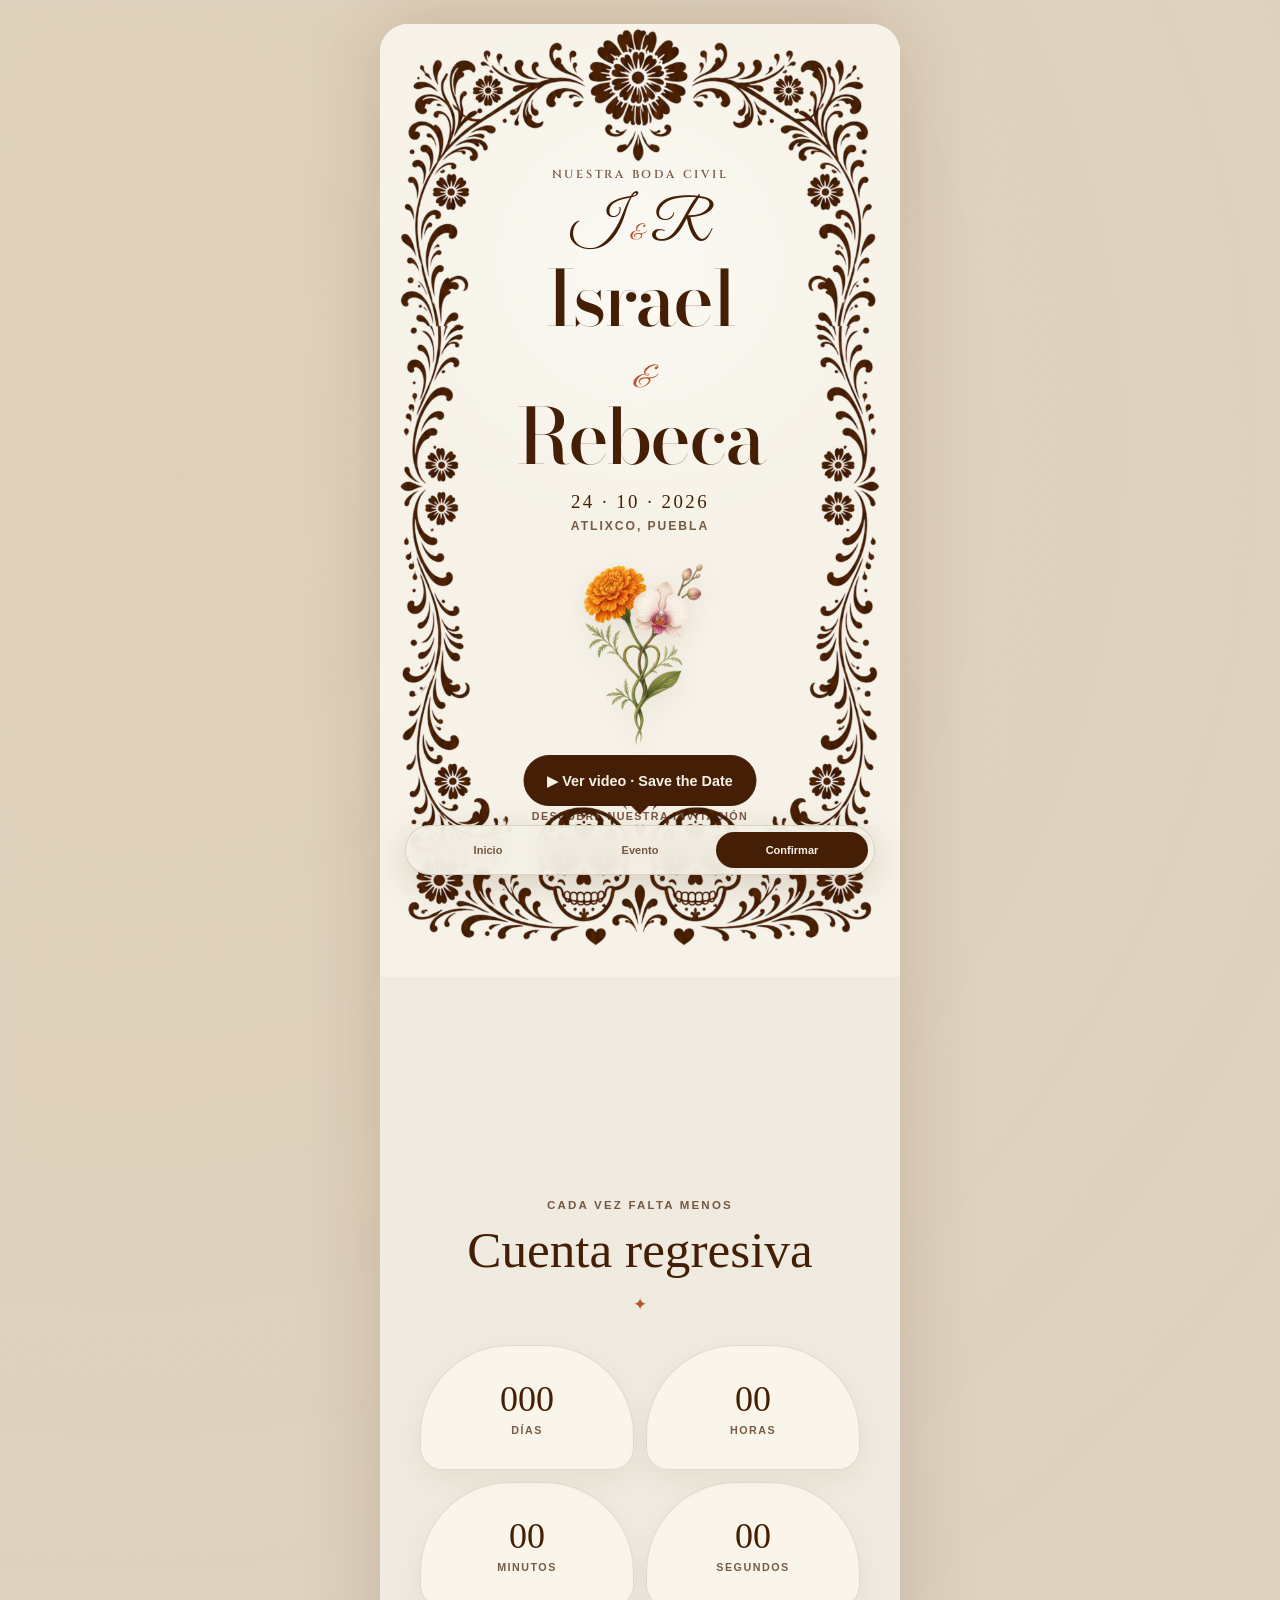
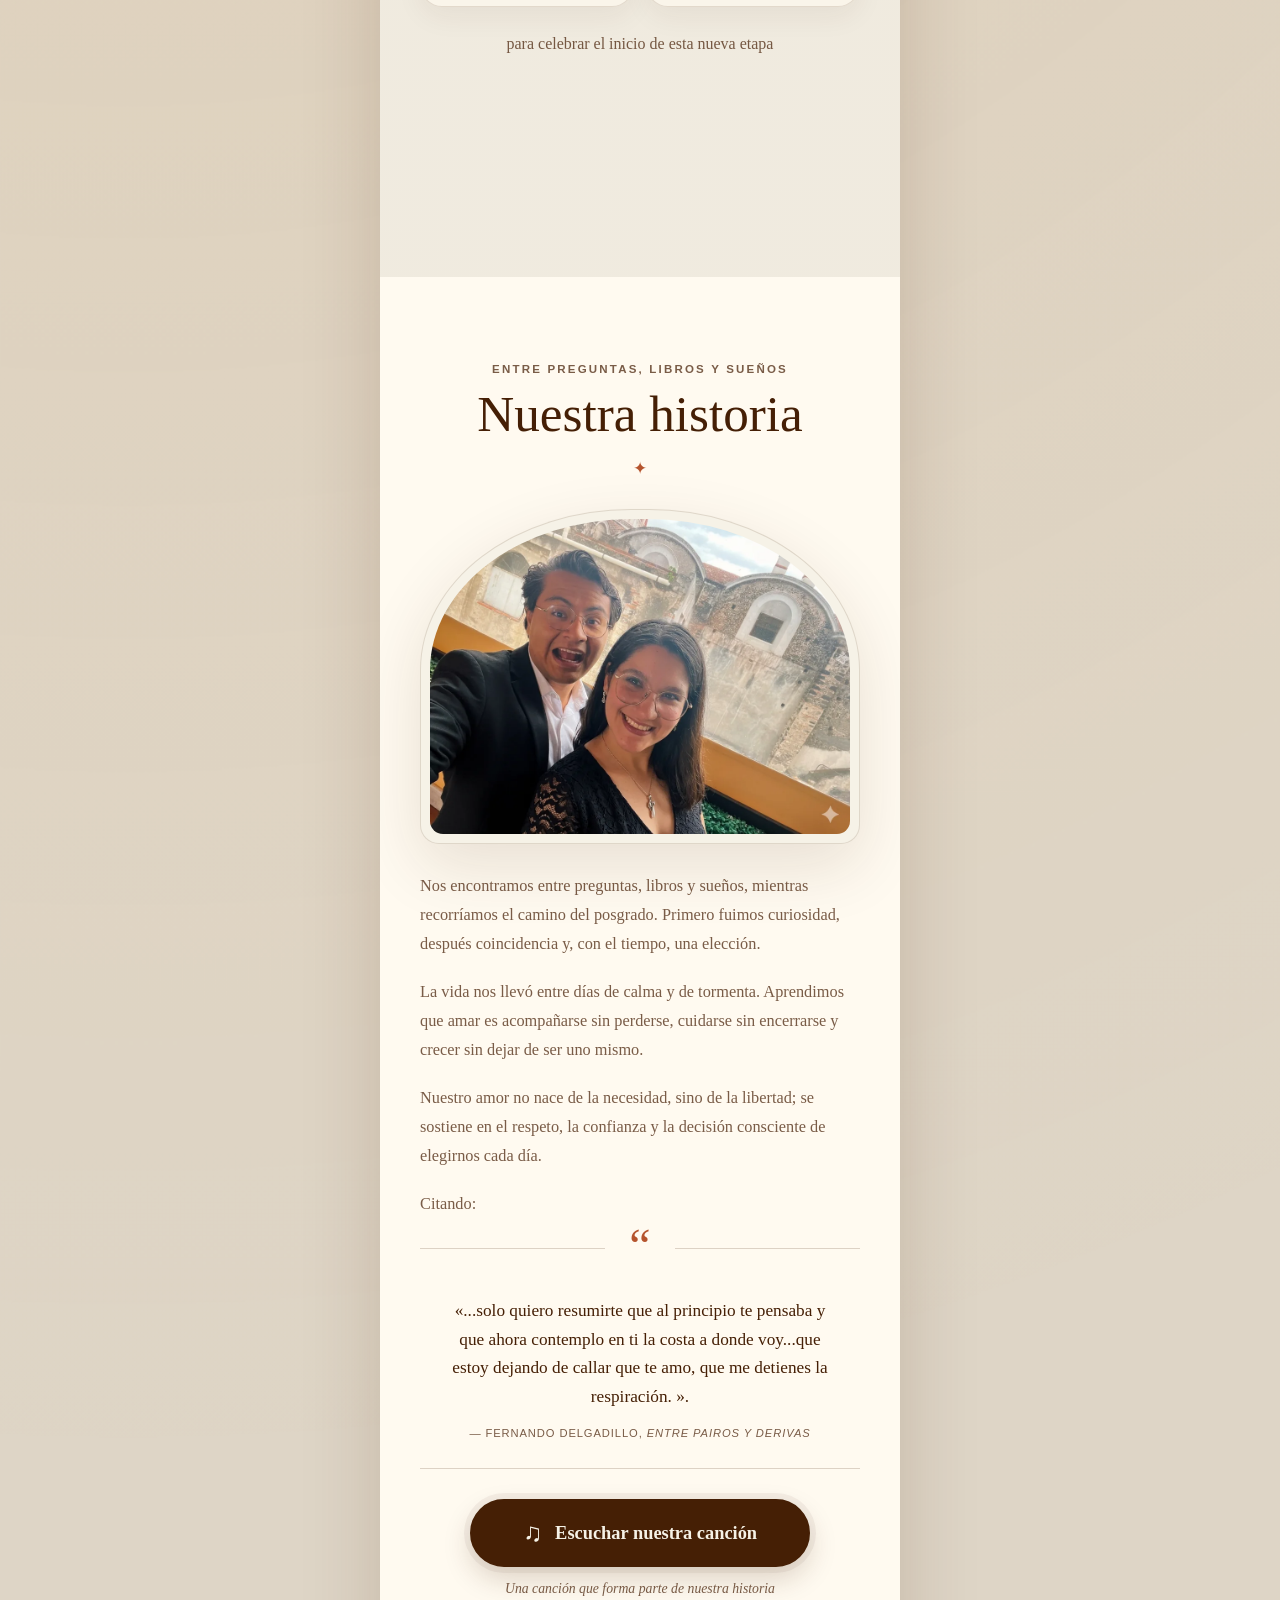
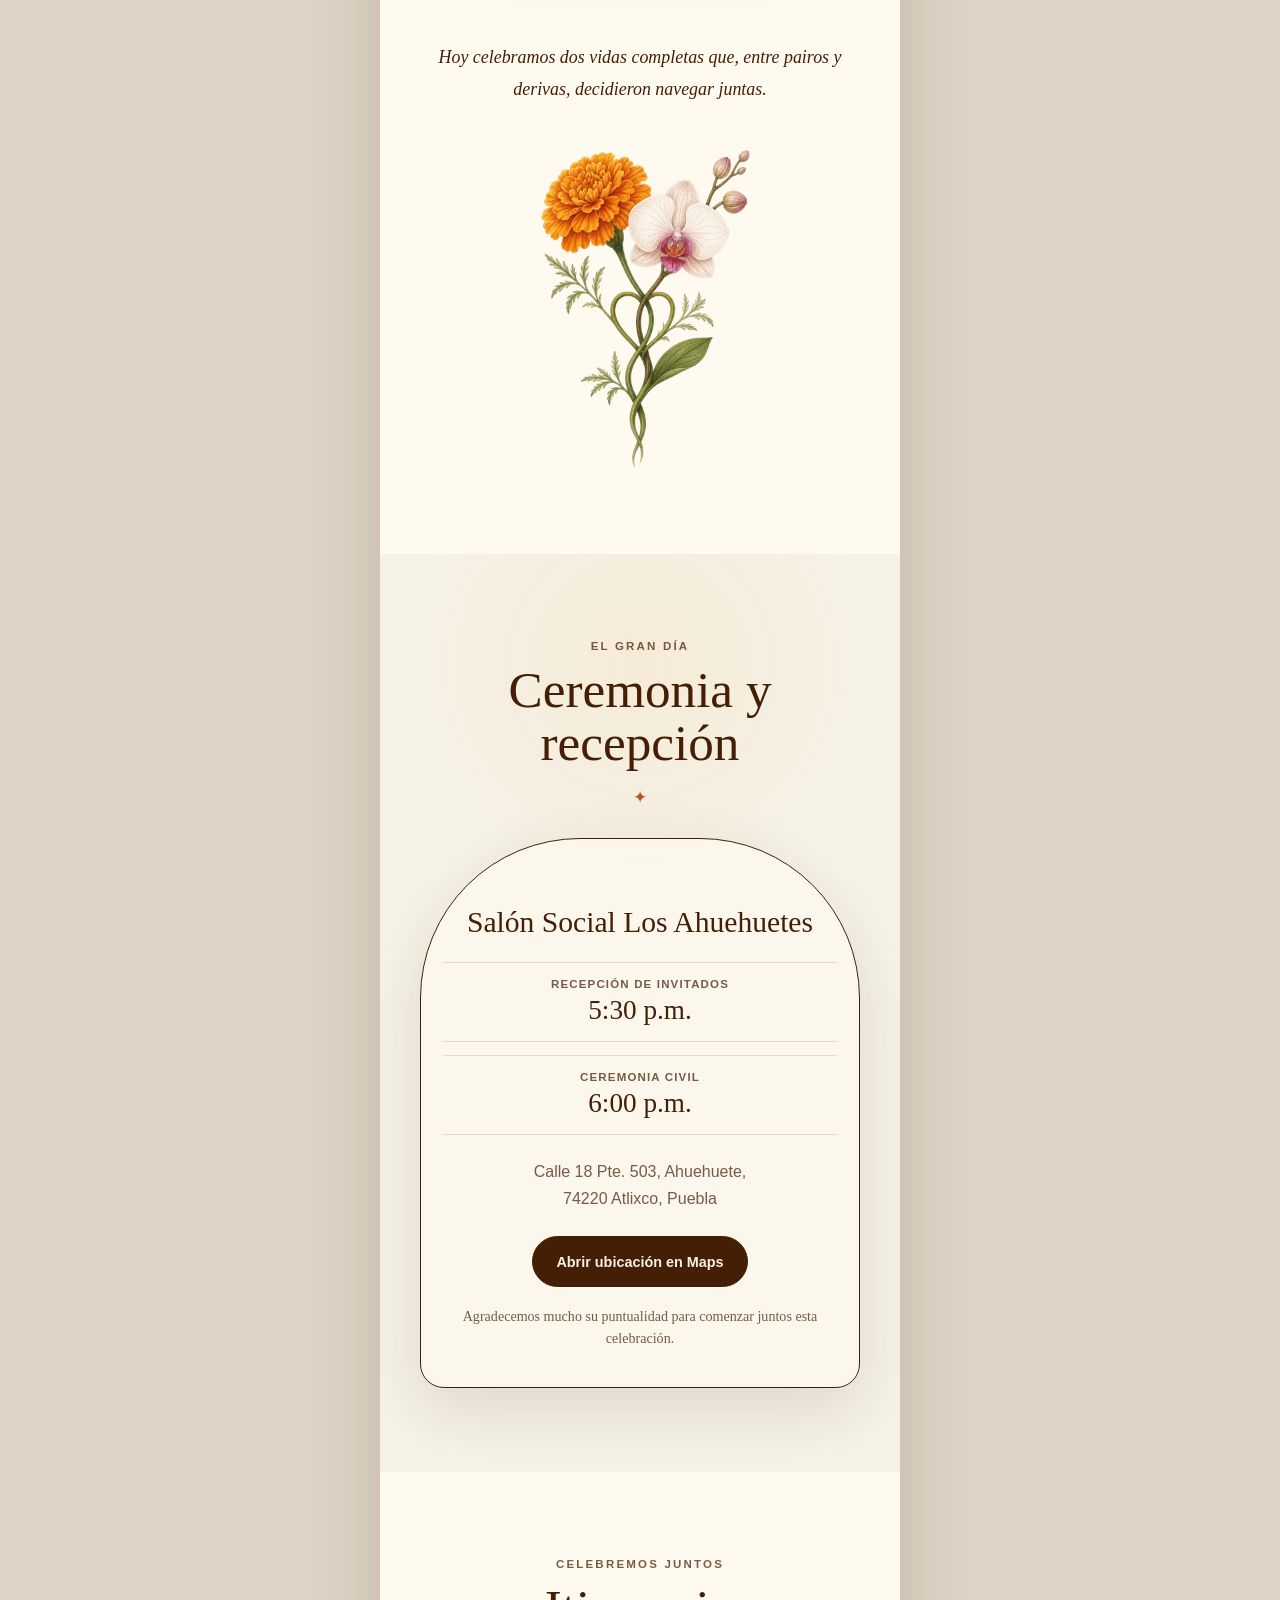
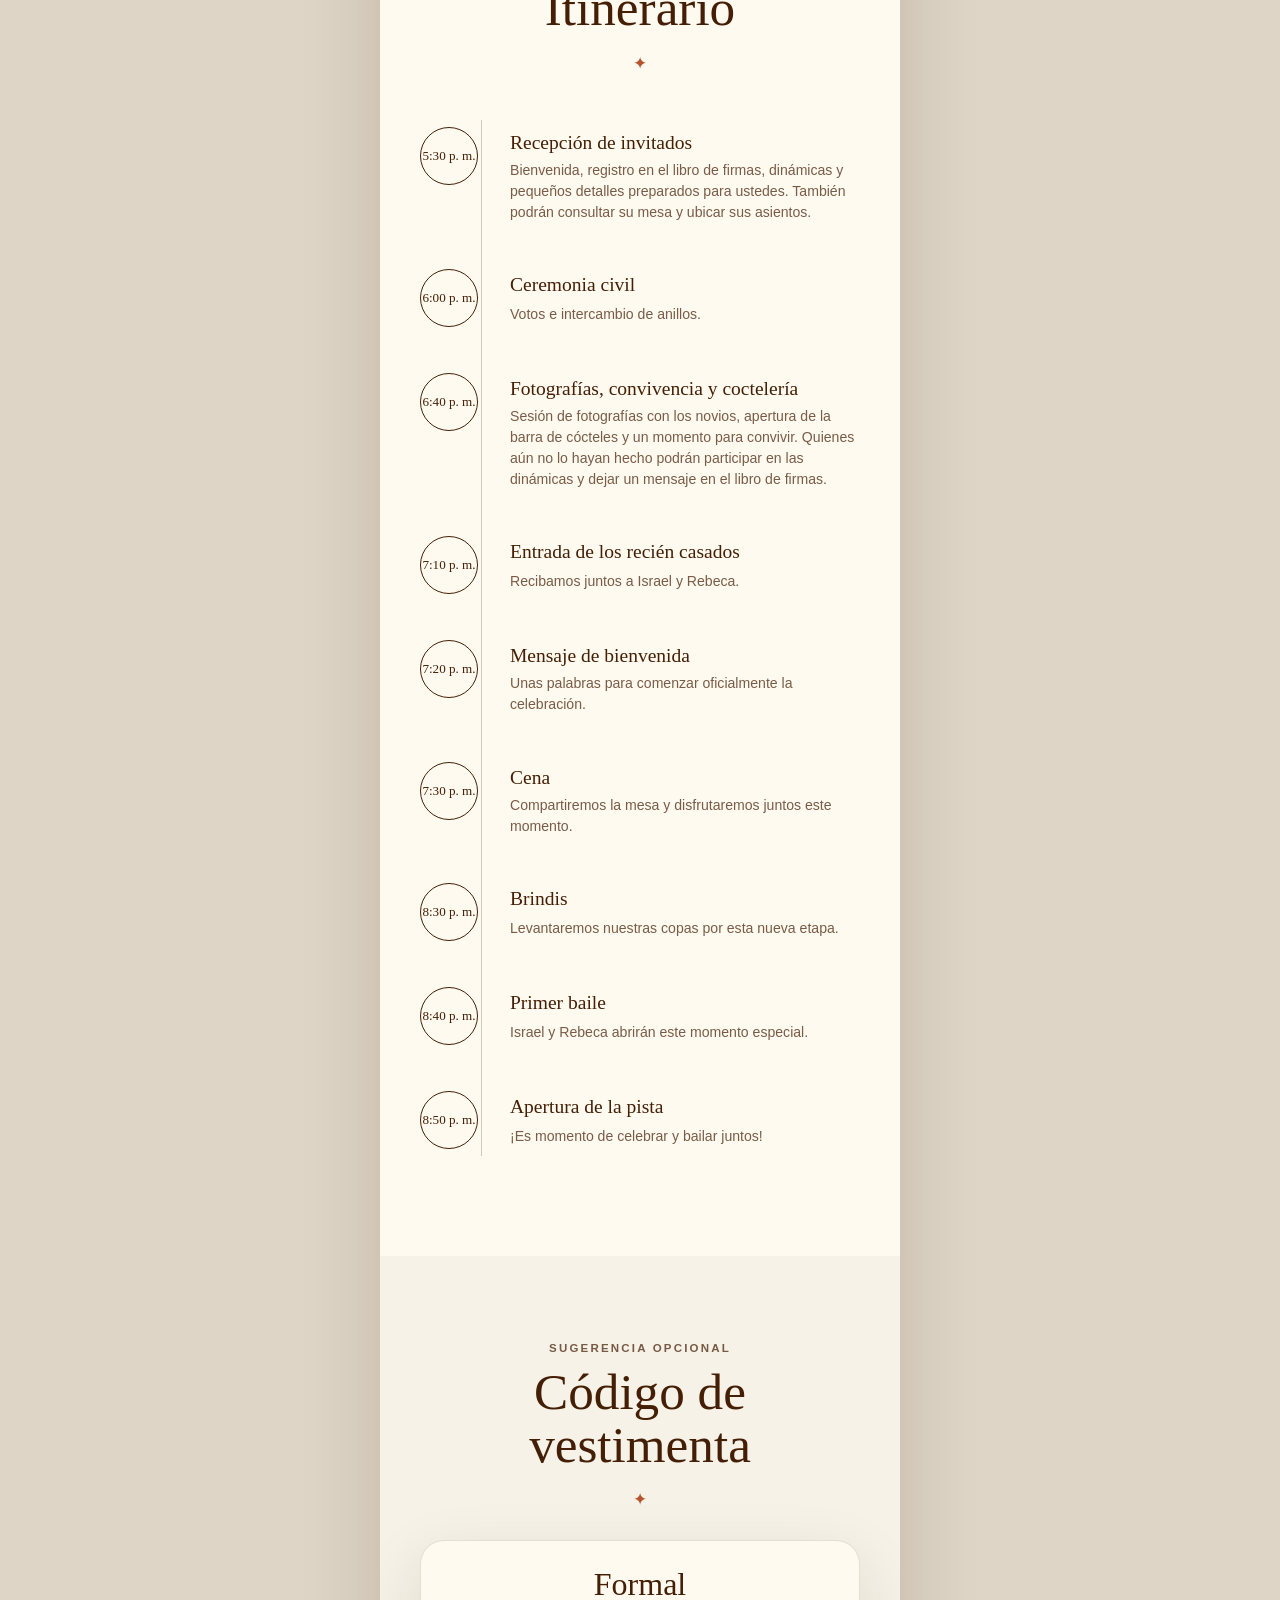
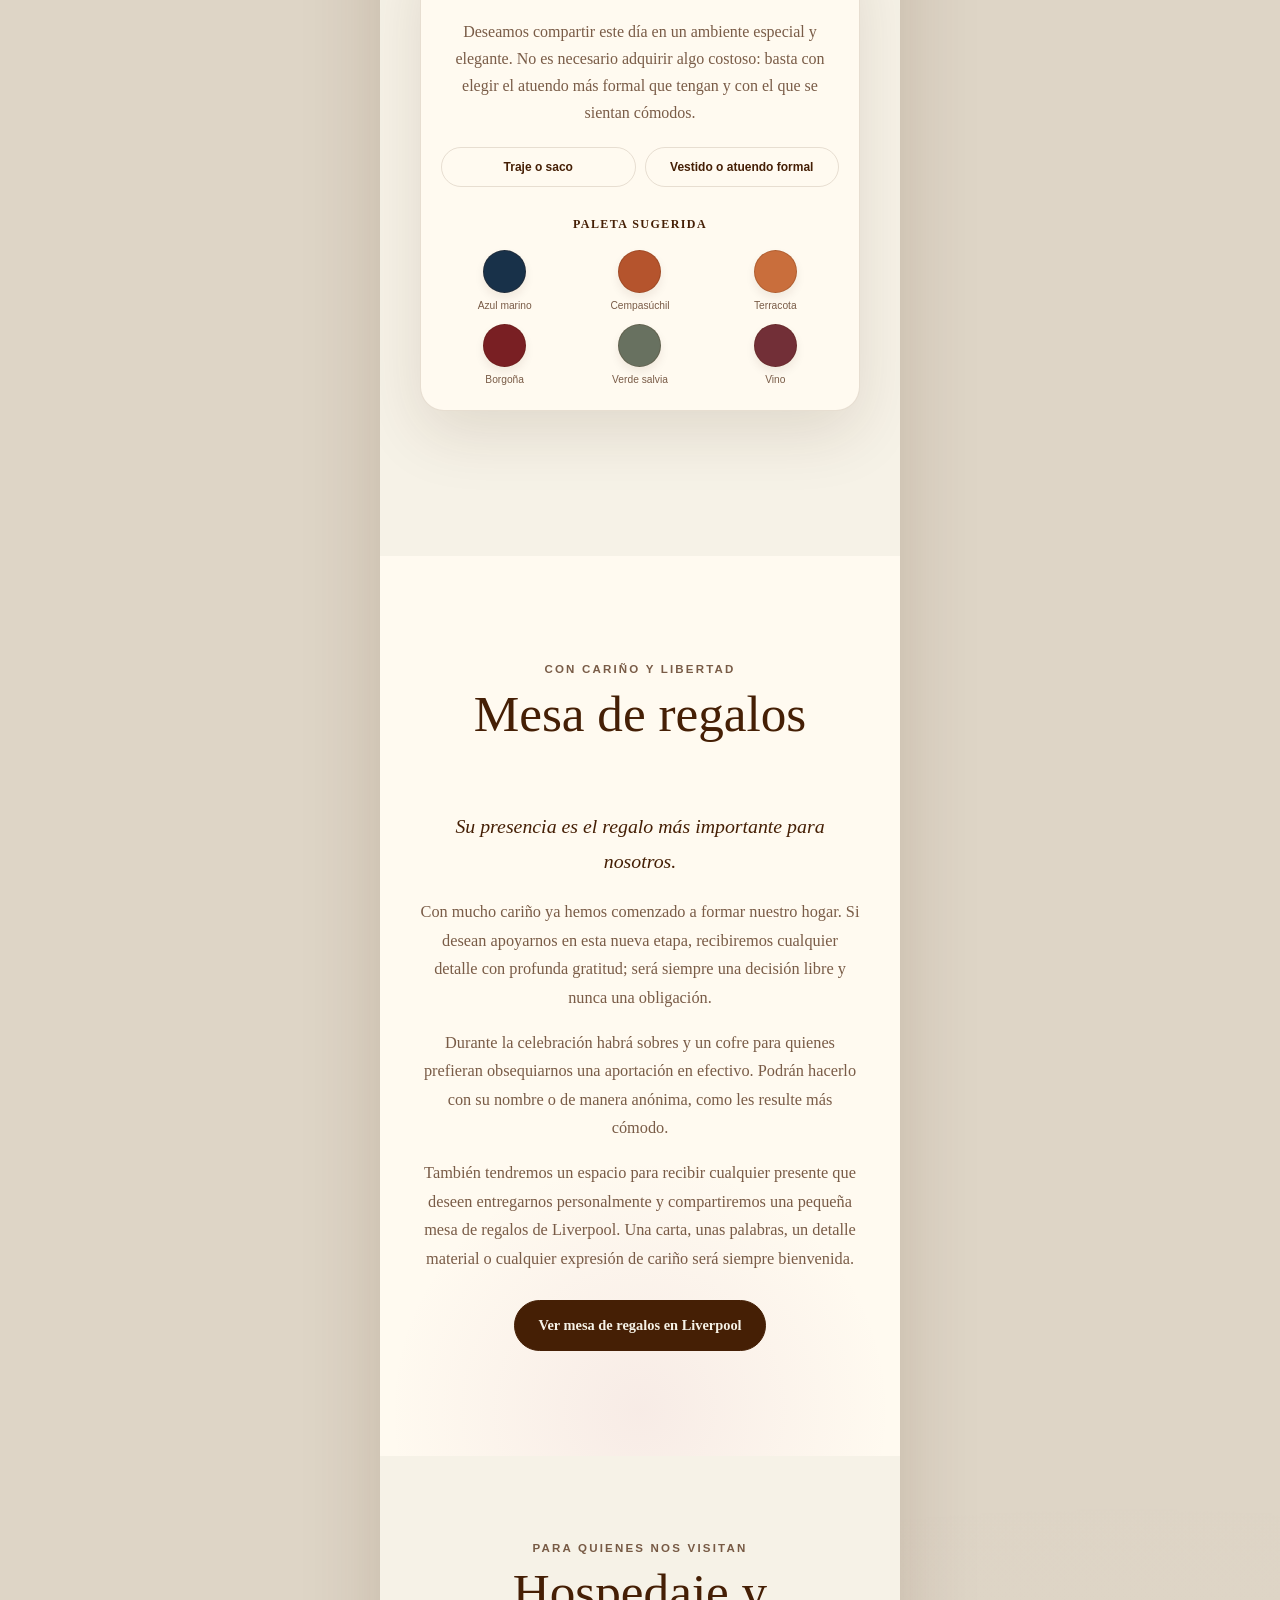
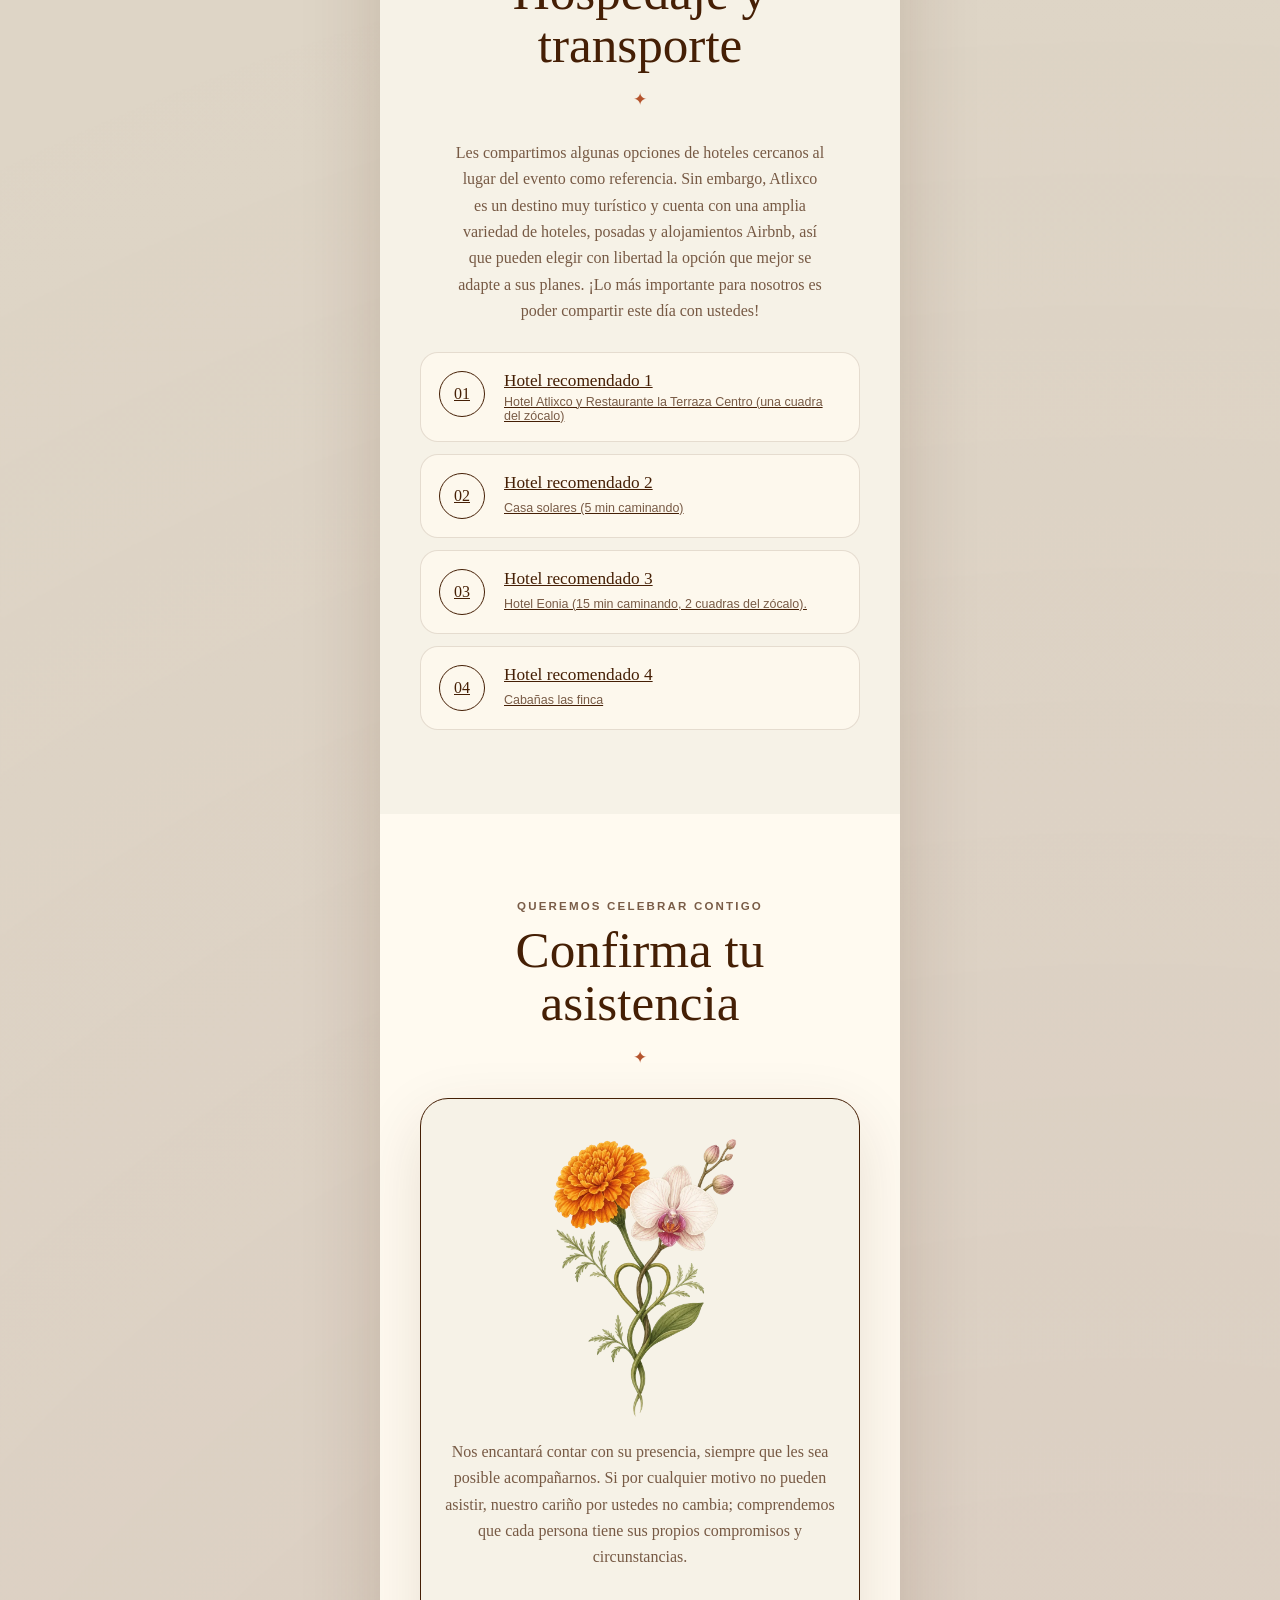
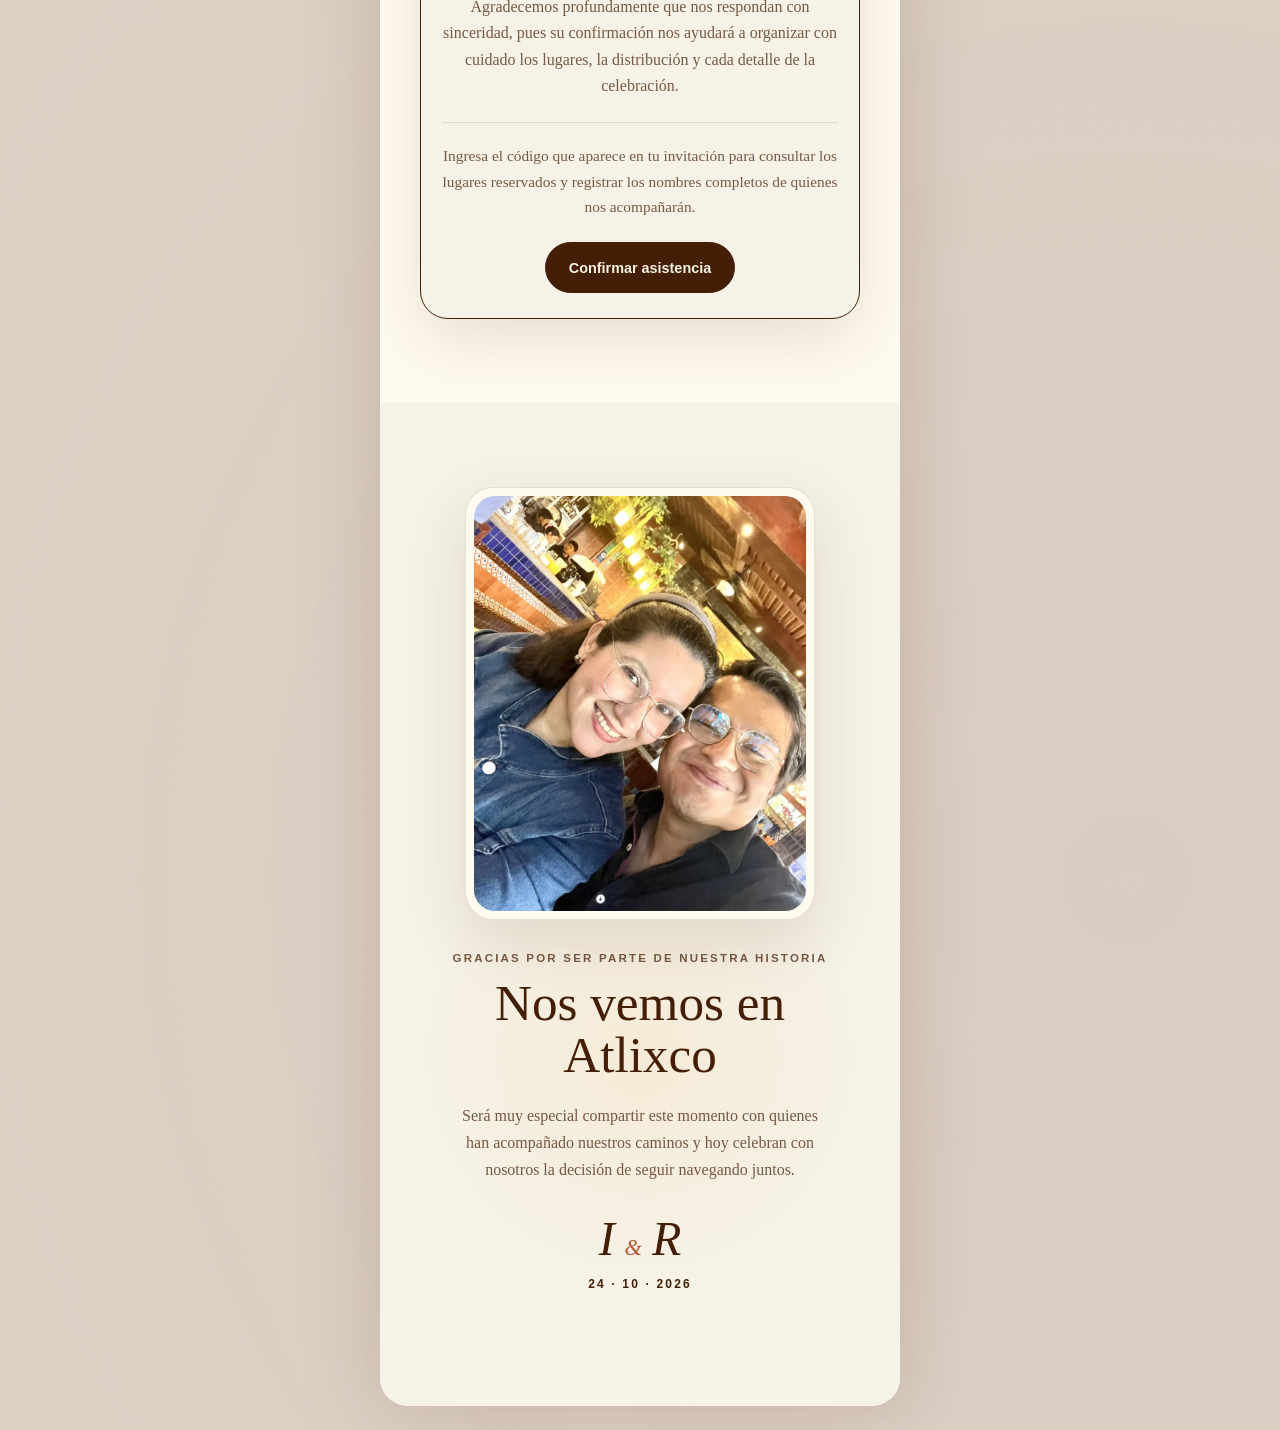
<file: index.html>
<!doctype html>
<html lang="es">
<head>
  <meta charset="utf-8">
  <meta name="viewport" content="width=device-width, initial-scale=1, viewport-fit=cover">
  <meta name="theme-color" content="#f6f2e7">
  <meta name="description" content="Invitación a la boda civil de Israel y Rebeca, 24 de octubre de 2026 en Atlixco, Puebla.">
  <meta property="og:title" content="Nuestra Boda Civil | Israel & Rebeca">
  <meta property="og:description" content="24 de octubre de 2026 · Atlixco, Puebla">
  <meta property="og:type" content="website">
  <meta property="og:image" content="assets/foto-formal.webp">
  <title>Nuestra Boda Civil | Israel & Rebeca</title>
  <link rel="icon" href="favicon.svg" type="image/svg+xml">
 <link rel="preconnect" href="https://fonts.googleapis.com">
<link rel="preconnect" href="https://fonts.gstatic.com" crossorigin>

<link
  href="https://fonts.googleapis.com/css2?family=Bodoni+Moda:opsz,wght@6..96,500;6..96,600&family=Cinzel:wght@500;600&family=Great+Vibes&display=swap"
  rel="stylesheet"
>
  <link rel="stylesheet" href="styles.css">
</head>

<body>
  <div class="page-shell">
    <header id="inicio" class="hero section">
      <img
        class="hero__frame"
        src="assets/marco-barro.webp"
        alt=""
        aria-hidden="true"
      >

      <div class="hero__content">
        <p class="overline reveal">Nuestra boda civil</p>

        <div class="monogram reveal" aria-label="Israel y Rebeca">
          <span>I</span>
          <span class="monogram__amp">&</span>
          <span>R</span>
        </div>

        <h1 class="reveal">Israel<br><span>&</span><br>Rebeca</h1>

        <p class="hero__date reveal">
          24 · 10 · 2026
        </p>

        <p class="hero__place reveal">Atlixco, Puebla</p>

<img
  class="hero__flowers reveal"
  src="assets/cempasuchil-orquidea.webp"
  alt="Cempasúchil y orquídea entrelazados, símbolos de México y Venezuela"
>

<a
  class="button reveal"
  href="video.html"
  target="_blank"
  rel="noopener noreferrer"
>
  ▶ Ver video · Save the Date
</a>

<a class="scroll-cue reveal" href="#cuenta">
  <span>Descubre nuestra invitación</span>
  <span class="scroll-cue__arrow" aria-hidden="true">↓</span>
</a>
      </div>
    </header>

    <main>
      <section id="cuenta" class="section countdown-section">
        <div class="section-inner">
          <p class="section-label reveal">Cada vez falta menos</p>
          <h2 class="reveal">Cuenta regresiva</h2>
          <div class="divider reveal" aria-hidden="true">✦</div>

          <div class="countdown reveal" aria-live="polite">
            <div class="countdown__item">
              <strong id="days">000</strong>
              <span>Días</span>
            </div>
            <div class="countdown__item">
              <strong id="hours">00</strong>
              <span>Horas</span>
            </div>
            <div class="countdown__item">
              <strong id="minutes">00</strong>
              <span>Minutos</span>
            </div>
            <div class="countdown__item">
              <strong id="seconds">00</strong>
              <span>Segundos</span>
            </div>
          </div>

          <p class="section-note reveal">
            para celebrar el inicio de esta nueva etapa
          </p>
        </div>
      </section>

      <section id="historia" class="section story-section">
        <div class="section-inner">
          <p class="section-label reveal">Entre preguntas, libros y sueños</p>
          <h2 class="reveal">Nuestra historia</h2>
          <div class="divider reveal" aria-hidden="true">✦</div>

          <figure class="story-photo reveal">
            <img
              src="assets/foto-formal.webp"
              alt="Israel y Rebeca juntos"
              loading="lazy"
            >
          </figure>

        <div class="story-copy">
  <p class="reveal">
    Nos encontramos entre preguntas, libros y sueños, mientras
    recorríamos el camino del posgrado. Primero fuimos curiosidad,
    después coincidencia y, con el tiempo, una elección.
  </p>

  <p class="reveal">
    La vida nos llevó entre días de calma y de tormenta. Aprendimos
    que amar es acompañarse sin perderse, cuidarse sin encerrarse y
    crecer sin dejar de ser uno mismo.
  </p>

  <p class="reveal">
    Nuestro amor no nace de la necesidad, sino de la libertad; se
    sostiene en el respeto, la confianza y la decisión consciente de
    elegirnos cada día.
  </p>

  <p class="story-introduction reveal">
    Citando:
  </p>

  <blockquote class="reveal">
    <p>
      «...solo quiero resumirte que al principio te pensaba y que ahora contemplo en ti la costa a donde voy...que estoy dejando de callar que te amo, que me detienes la respiración. ».
    </p>

    <cite>
      — Fernando Delgadillo,
      <em>Entre pairos y derivas</em>
    </cite>
  </blockquote>

  <div class="story-music reveal">
    <button
      id="storyMusicButton"
      class="story-music__button"
      type="button"
      aria-label="Escuchar nuestra canción"
    >
      <span aria-hidden="true">♫</span>
      Escuchar nuestra canción
    </button>

    <audio id="storyMusic" preload="metadata">
      <source
        src="assets/nuestra-cancion.mp3"
        type="audio/mpeg"
      >
      Tu navegador no permite reproducir este audio.
    </audio>

    <p id="storyMusicStatus" class="story-music__status">
      Una canción que forma parte de nuestra historia
    </p>
  </div>

  <p class="story-closing reveal">
    Hoy celebramos dos vidas completas que, entre pairos y derivas,
    decidieron navegar juntas.
  </p>
</div>
          <img
            class="story-flowers reveal"
            src="assets/cempasuchil-orquidea.webp"
            alt=""
            aria-hidden="true"
            loading="lazy"
          >
        </div>
      </section>

      <section id="evento" class="section event-section">
        <div class="section-inner">
          <p class="section-label reveal">El gran día</p>
          <h2 class="reveal">Ceremonia y recepción</h2>
          <div class="divider reveal" aria-hidden="true">✦</div>

          <article class="event-card reveal">
            <p class="event-card__name">Salón Social Los Ahuehuetes</p>

            <div class="event-times">
              <div>
                <span>Recepción de invitados</span>
                <strong>5:30 p.m.</strong>
              </div>
              <div>
                <span>Ceremonia civil</span>
                <strong>6:00 p.m.</strong>
              </div>
            </div>

            <address>
              Calle 18 Pte. 503, Ahuehuete,<br>
              74220 Atlixco, Puebla
            </address>

            <a
              class="button"
              href="https://maps.app.goo.gl/uJfowGjUGFJXbLoN9"
              target="_blank"
              rel="noopener noreferrer"
            >
              Abrir ubicación en Maps
            </a>

            <p class="punctuality">
              Agradecemos mucho su puntualidad para comenzar juntos esta celebración.
            </p>
          </article>
        </div>
      </section>

      <section id="itinerario" class="section itinerary-section">
        <div class="section-inner">
          <p class="section-label reveal">Celebremos juntos</p>
          <h2 class="reveal">Itinerario</h2>
          <div class="divider reveal" aria-hidden="true">✦</div>

         <ol class="timeline">
  <li class="reveal">
    <time datetime="2026-10-24T17:30:00-06:00">5:30 p. m.</time>
    <div>
      <strong>Recepción de invitados</strong>
      <span>
        Bienvenida, registro en el libro de firmas, dinámicas y pequeños
        detalles preparados para ustedes. También podrán consultar su
        mesa y ubicar sus asientos.
      </span>
    </div>
  </li>

  <li class="reveal">
    <time datetime="2026-10-24T18:00:00-06:00">6:00 p. m.</time>
    <div>
      <strong>Ceremonia civil</strong>
      <span>Votos e intercambio de anillos.</span>
    </div>
  </li>

  <li class="reveal">
    <time datetime="2026-10-24T18:40:00-06:00">6:40 p. m.</time>
    <div>
      <strong>Fotografías, convivencia y coctelería</strong>
      <span>
        Sesión de fotografías con los novios, apertura de la barra de
        cócteles y un momento para convivir. Quienes aún no lo hayan
        hecho podrán participar en las dinámicas y dejar un mensaje
        en el libro de firmas.
      </span>
    </div>
  </li>

  <li class="reveal">
    <time datetime="2026-10-24T19:10:00-06:00">7:10 p. m.</time>
    <div>
      <strong>Entrada de los recién casados</strong>
      <span>Recibamos juntos a Israel y Rebeca.</span>
    </div>
  </li>

  <li class="reveal">
    <time datetime="2026-10-24T19:20:00-06:00">7:20 p. m.</time>
    <div>
      <strong>Mensaje de bienvenida</strong>
      <span>Unas palabras para comenzar oficialmente la celebración.</span>
    </div>
  </li>

  <li class="reveal">
    <time datetime="2026-10-24T19:30:00-06:00">7:30 p. m.</time>
    <div>
      <strong>Cena</strong>
      <span>Compartiremos la mesa y disfrutaremos juntos este momento.</span>
    </div>
  </li>

  <li class="reveal">
    <time datetime="2026-10-24T20:30:00-06:00">8:30 p. m.</time>
    <div>
      <strong>Brindis</strong>
      <span>Levantaremos nuestras copas por esta nueva etapa.</span>
    </div>
  </li>

  <li class="reveal">
    <time datetime="2026-10-24T20:40:00-06:00">8:40 p. m.</time>
    <div>
      <strong>Primer baile</strong>
      <span>Israel y Rebeca abrirán este momento especial.</span>
    </div>
  </li>

  <li class="reveal">
    <time datetime="2026-10-24T20:50:00-06:00">8:50 p. m.</time>
    <div>
      <strong>Apertura de la pista</strong>
      <span>¡Es momento de celebrar y bailar juntos!</span>
    </div>
  </li>
</ol>
        </div>
      </section>

      <section id="vestimenta" class="section dress-section">
        <div class="section-inner">
          <p class="section-label reveal">Sugerencia opcional</p>
          <h2 class="reveal">Código de vestimenta</h2>
          <div class="divider reveal" aria-hidden="true">✦</div>

          <div class="dress-card reveal">
            <strong class="dress-card__title">Formal</strong>
            <p>
              Deseamos compartir este día en un ambiente especial y elegante.
              No es necesario adquirir algo costoso: basta con elegir el atuendo
              más formal que tengan y con el que se sientan cómodos.
            </p>

            <div class="dress-suggestions">
              <span>Traje o saco</span>
              <span>Vestido o atuendo formal</span>
            </div>

            <p class="palette-title">Paleta sugerida</p>

            <div class="swatches" aria-label="Colores sugeridos">
  <div><span style="--swatch:#183149"></span><small>Azul marino</small></div>
  <div><span style="--swatch:#b5542d"></span><small>Cempasúchil</small></div>
  <div><span style="--swatch:#c96e3c"></span><small>Terracota</small></div>
  <div><span style="--swatch:#791f23"></span><small>Borgoña</small></div>
  <div><span style="--swatch:#687160"></span><small>Verde salvia</small></div>
  <div><span style="--swatch:#722F37"></span><small>Vino</small></div>
</div>

            
          </div>
        </div>
      </section>

      <section id="regalos" class="section gifts-section">
        <div class="section-inner">
          <p class="section-label reveal">Con cariño y libertad</p>
          <h2 class="reveal">Mesa de regalos</h2>
          <div class="divider reveal" aria-hidden="true">✦</div>

       <div class="gifts-copy reveal">
  <p>
    Su presencia es el regalo más importante para nosotros.
  </p>

  <p>
    Con mucho cariño ya hemos comenzado a formar nuestro hogar.
    Si desean apoyarnos en esta nueva etapa, recibiremos cualquier
    detalle con profunda gratitud; será siempre una decisión libre
    y nunca una obligación.
  </p>

  <p>
    Durante la celebración habrá sobres y un cofre para quienes
    prefieran obsequiarnos una aportación en efectivo. Podrán hacerlo
    con su nombre o de manera anónima, como les resulte más cómodo.
  </p>

  <p>
    También tendremos un espacio para recibir cualquier presente que
    deseen entregarnos personalmente y compartiremos una pequeña mesa
    de regalos de Liverpool. Una carta, unas palabras, un detalle
    material o cualquier expresión de cariño será siempre bienvenida.
  </p>
         <a
  class="button"
  href="https://mesaderegalos.liverpool.com.mx/milistaderegalos/60018983"
  target="_blank"
  rel="noopener noreferrer"
>
  Ver mesa de regalos en Liverpool
</a>
</div>
        </div>
      </section>

      <section id="hospedaje" class="section lodging-section">
        <div class="section-inner">
          <p class="section-label reveal">Para quienes nos visitan</p>
          <h2 class="reveal">Hospedaje y transporte</h2>
          <div class="divider reveal" aria-hidden="true">✦</div>

          <p class="section-note reveal">
           Les compartimos algunas opciones de hoteles cercanos al lugar del evento como referencia. Sin embargo, Atlixco es un destino muy turístico y cuenta con una amplia variedad de hoteles, posadas y alojamientos Airbnb, así que pueden elegir con libertad la opción que mejor se adapte a sus planes. ¡Lo más importante para nosotros es poder compartir este día con ustedes!

          </p>

          <div class="lodging-grid">
  <a
    class="lodging-card reveal"
    href="https://maps.app.goo.gl/qLSBxgrJSwq6woCj9"
    target="_blank"
    rel="noopener noreferrer"
  >
    <span>01</span>
    <strong>Hotel recomendado 1</strong>
    <p>Hotel Atlixco y Restaurante la Terraza Centro (una cuadra del zócalo) </p>
  </a>

  <a
    class="lodging-card reveal"
    href="https://www.booking.com/hotel/mx/casa-solares.es.html?label=[base64]&sid=8deb174737e5935d5c3f842e1f80ec5b&aid=1288313&ucfs=1&checkin=2026-10-24&checkout=2026-10-25&dest_id=-1651727&dest_type=city&group_adults=2&no_rooms=1&group_children=0&srpvid=d5038efe49d4016c&srepoch=1786047670&all_sr_blocks=1564570804_427557016_2_0_0&highlighted_blocks=1564570804_427557016_2_0_0&matching_block_id=1564570804_427557016_2_0_0&atlas_src=sr_iw_title#availability"
    target="_blank"
    rel="noopener noreferrer"
  >
    <span>02</span>
    <strong>Hotel recomendado 2</strong>
    <p>Casa solares (5 min caminando)</p>
  </a>

  <a
    class="lodging-card reveal"
    href="https://maps.app.goo.gl/keRufUQN7yVJdRqj7"
    target="_blank"
    rel="noopener noreferrer"
  >
    <span>03</span>
    <strong>Hotel recomendado 3</strong>
    <p>Hotel Eonia (15 min caminando,  2 cuadras del zócalo).</p>
  </a>


      <a
    class="lodging-card reveal"
    href="https://maps.app.goo.gl/akCnVgtiVfGZSqRq8"
    target="_blank"
    rel="noopener noreferrer"
  >
    <span>04</span>
    <strong>Hotel recomendado 4</strong>
    <p>Cabañas las finca</p>
  </a>
            
</div>
      </section>

      <section id="confirmacion" class="section rsvp-section">
        <div class="section-inner">
          <p class="section-label reveal">Queremos celebrar contigo</p>
          <h2 class="reveal">Confirma tu asistencia</h2>
          <div class="divider reveal" aria-hidden="true">✦</div>

         <div class="rsvp-card reveal">
  <img
    src="assets/cempasuchil-orquidea.webp"
    alt=""
    aria-hidden="true"
    loading="lazy"
  >

  <p class="rsvp-empathy">
    Nos encantará contar con su presencia, siempre que les sea posible
    acompañarnos. Si por cualquier motivo no pueden asistir, nuestro
    cariño por ustedes no cambia; comprendemos que cada persona tiene
    sus propios compromisos y circunstancias.
  </p>

  <p class="rsvp-empathy">
    Agradecemos profundamente que nos respondan con sinceridad, pues
    su confirmación nos ayudará a organizar con cuidado los lugares,
    la distribución y cada detalle de la celebración.
  </p>

  <p class="rsvp-instructions">
    Ingresa el código que aparece en tu invitación para consultar los
    lugares reservados y registrar los nombres completos de quienes
    nos acompañarán.
  </p>

  <a
    class="button"
    href="https://panduquis.github.io/confirmacion-boda/"
  >
    Confirmar asistencia
  </a>
</div>
        </div>
      </section>

      <section id="final" class="section closing-section">
        <div class="section-inner">
          <figure class="closing-photo reveal">
            <img
              src="assets/foto-casual.webp"
              alt="Israel y Rebeca sonriendo juntos"
              loading="lazy"
            >
          </figure>

          <p class="section-label reveal">Gracias por ser parte de nuestra historia</p>
          <h2 class="reveal">Nos vemos en Atlixco</h2>

          <p class="closing-message reveal">
            Será muy especial compartir este momento con quienes han acompañado
            nuestros caminos y hoy celebran con nosotros la decisión de seguir
            navegando juntos.
          </p>

          <div class="closing-monogram reveal">
            <span>I</span><em>&</em><span>R</span>
          </div>

          <p class="closing-date reveal">24 · 10 · 2026</p>
        </div>
      </section>
    </main>

    <nav class="mobile-nav" aria-label="Navegación rápida">
      <a href="#inicio" aria-label="Ir a portada">Inicio</a>
      <a href="#evento" aria-label="Ir a evento">Evento</a>
      <a href="#confirmacion" aria-label="Ir a confirmación">Confirmar</a>
    </nav>
  </div>

  <script src="app.js"></script>
</body>
</html>
</file>
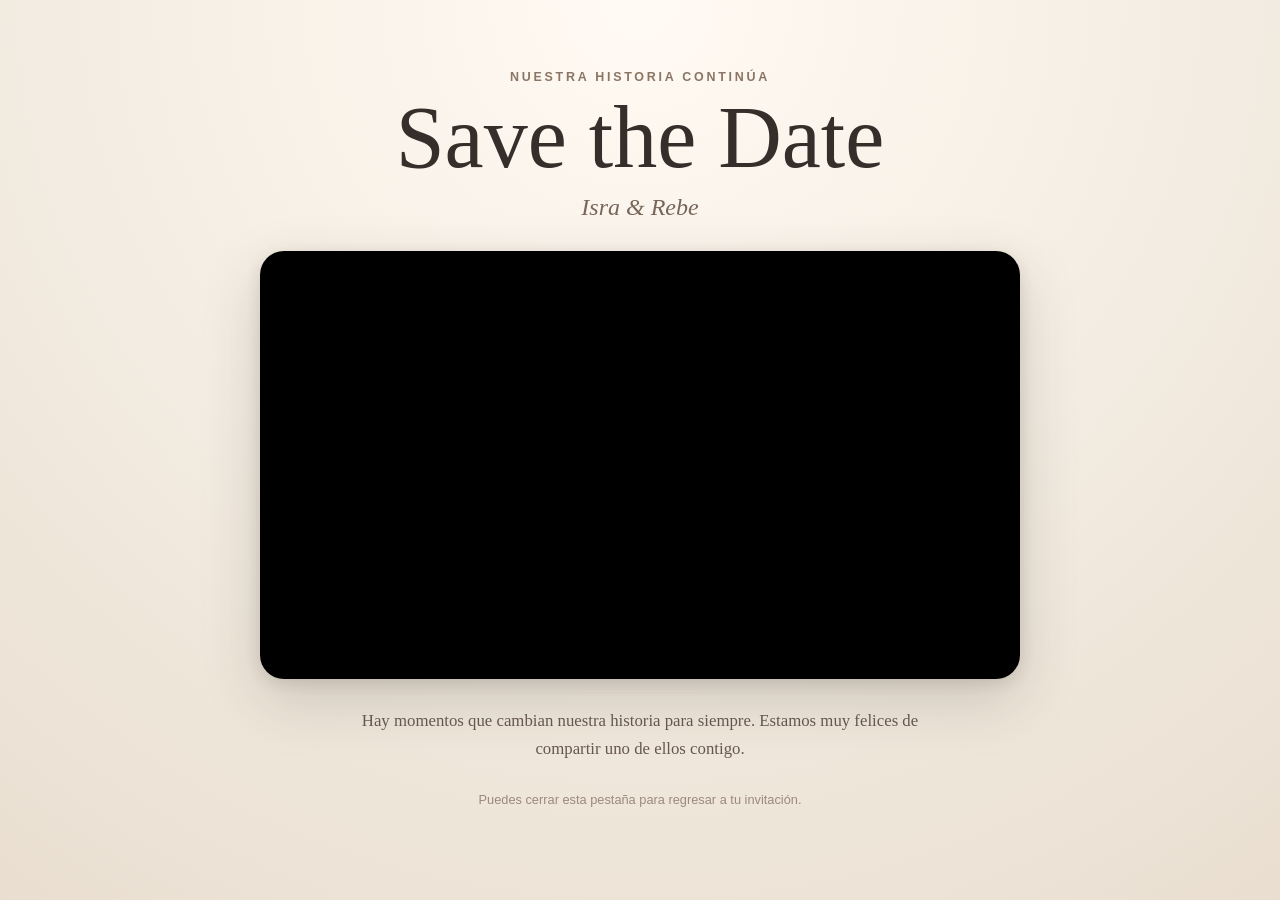
<file: video.html>
<!doctype html>
<html lang="es">
<head>
  <meta charset="utf-8">

  <meta
    name="viewport"
    content="width=device-width, initial-scale=1, viewport-fit=cover"
  >

  <meta name="theme-color" content="#f5efe6">

  <title>Save the Date | Isra & Rebe</title>

  <style>
    * {
      box-sizing: border-box;
    }

    html,
    body {
      margin: 0;
      min-height: 100%;
    }

    body {
      min-height: 100vh;
      background:
        radial-gradient(circle at top, #fffaf3 0%, #f4ede3 50%, #e9ded0 100%);
      color: #352e2a;
      font-family: Arial, Helvetica, sans-serif;
    }

    .video-page {
      width: min(920px, calc(100% - 30px));
      min-height: 100vh;
      margin: auto;
      padding: 40px 0 50px;

      display: flex;
      flex-direction: column;
      align-items: center;
      justify-content: center;

      text-align: center;
    }

    .eyebrow {
      margin: 0 0 10px;
      font-size: 0.78rem;
      font-weight: 700;
      letter-spacing: 0.22em;
      text-transform: uppercase;
      color: #8b7565;
    }

    h1 {
      margin: 0;
      font-family: Georgia, "Times New Roman", serif;
      font-size: clamp(2.8rem, 10vw, 5.5rem);
      line-height: 1;
      font-weight: 400;
    }

    .names {
      margin: 12px 0 30px;
      font-family: Georgia, "Times New Roman", serif;
      font-style: italic;
      font-size: clamp(1.15rem, 4vw, 1.5rem);
      color: #78665a;
    }

    .video-wrapper {
      width: 100%;
      max-width: 760px;
      overflow: hidden;

      border-radius: 24px;
      background: #000;

      box-shadow:
        0 22px 60px rgba(52, 42, 35, 0.18),
        0 4px 15px rgba(52, 42, 35, 0.12);
    }

    .video-wrapper iframe {
      display: block;
      width: 100%;
      aspect-ratio: 16 / 9;
      border: 0;
    }

    .message {
      max-width: 600px;
      margin: 28px auto 0;
      font-family: Georgia, "Times New Roman", serif;
      font-size: 1.05rem;
      line-height: 1.7;
      color: #66574d;
    }

    .close-text {
      margin-top: 28px;
      font-size: 0.8rem;
      color: #9b897c;
    }

    @media (max-width: 600px) {
      .video-page {
        width: calc(100% - 22px);
        padding: 28px 0 40px;
      }

      .video-wrapper {
        border-radius: 18px;
      }
    }
  </style>
</head>

<body>

  <main class="video-page">

    <p class="eyebrow">Nuestra historia continúa</p>

    <h1>Save the Date</h1>

    <p class="names">
      Isra &amp; Rebe
    </p>

    <div class="video-wrapper">

      <iframe
        src="https://www.youtube-nocookie.com/embed/WvT2UL9PaAo"
        title="Save the Date - Isra y Rebe"
        allow="accelerometer; autoplay; clipboard-write; encrypted-media; gyroscope; picture-in-picture; web-share"
        referrerpolicy="strict-origin-when-cross-origin"
        allowfullscreen>
      </iframe>

    </div>

    <p class="message">
      Hay momentos que cambian nuestra historia para siempre.
      Estamos muy felices de compartir uno de ellos contigo.
    </p>

    <p class="close-text">
      Puedes cerrar esta pestaña para regresar a tu invitación.
    </p>

  </main>

</body>
</html>
</file>
<file: styles.css>
:root {
  --cream: #f6f2e7;
  --cream-deep: #eee5d5;
  --paper: #fffaf0;
  --brown: #451f05;
  --brown-soft: rgba(69, 31, 5, 0.72);
  --brown-faint: rgba(69, 31, 5, 0.13);
  --terracotta: #b5542d;
  --marigold: #ee941f;
  --orchid: #b46b8c;
  --sage: #687160;
  --shadow: 0 22px 65px rgba(69, 31, 5, 0.12);
  --serif: Georgia, "Times New Roman", serif;
  --sans: Arial, Helvetica, sans-serif;
}

* {
  box-sizing: border-box;
}

html {
  background: #ded5c6;
  color: var(--brown);
  scroll-behavior: smooth;
  scroll-padding-bottom: 90px;
}

body {
  margin: 0;
  min-height: 100vh;
  font-family: var(--sans);
  background:
    radial-gradient(circle at 10% 4%, rgba(238, 148, 31, 0.08), transparent 25%),
    radial-gradient(circle at 88% 95%, rgba(180, 107, 140, 0.08), transparent 25%),
    #ded5c6;
}

img {
  display: block;
  max-width: 100%;
}

a {
  color: inherit;
}

.page-shell {
  width: min(100%, 520px);
  min-height: 100vh;
  margin-inline: auto;
  overflow: hidden;
  background:
    linear-gradient(rgba(69, 31, 5, 0.018) 1px, transparent 1px),
    linear-gradient(90deg, rgba(69, 31, 5, 0.014) 1px, transparent 1px),
    var(--cream);
  background-size: 7px 7px;
  box-shadow: 0 0 80px rgba(69, 31, 5, 0.17);
}

.section {
  position: relative;
  min-height: 100svh;
  padding: 84px 26px;
}

.section-inner {
  width: 100%;
  max-width: 440px;
  margin: 0 auto;
}

.section-label,
.overline {
  margin: 0 0 10px;
  color: var(--brown-soft);
  font-size: 0.72rem;
  font-weight: 700;
  letter-spacing: 0.19em;
  line-height: 1.45;
  text-align: center;
  text-transform: uppercase;
}

h1,
h2,
h3,
.monogram,
.event-card__name,
.closing-monogram {
  font-family: var(--serif);
  font-weight: 400;
}

h2 {
  margin: 0;
  font-size: clamp(2.15rem, 10vw, 3.2rem);
  line-height: 1.02;
  text-align: center;
}

.divider {
  margin: 18px auto 30px;
  color: var(--terracotta);
  font-size: 1.05rem;
  text-align: center;
}

.section-note {
  max-width: 370px;
  margin: 24px auto 0;
  color: var(--brown-soft);
  font-family: var(--serif);
  font-size: 1rem;
  line-height: 1.65;
  text-align: center;
}

.button {
  display: inline-flex;
  min-height: 51px;
  align-items: center;
  justify-content: center;
  padding: 0 23px;
  border: 1px solid var(--brown);
  border-radius: 999px;
  background: var(--brown);
  color: var(--cream);
  font-size: 0.9rem;
  font-weight: 700;
  text-align: center;
  text-decoration: none;
  transition: transform 180ms ease, box-shadow 180ms ease;
}

.button:hover {
  transform: translateY(-2px);
  box-shadow: 0 10px 22px rgba(69, 31, 5, 0.15);
}

.button--disabled {
  border-color: rgba(69, 31, 5, 0.35);
  background: transparent;
  color: var(--brown-soft);
  cursor: default;
}

.hero {
  display: grid;
  min-height: 100svh;
  place-items: center;
  padding: 35px 28px 38px;
  isolation: isolate;
}

.hero::before {
  content: "";
  position: absolute;
  z-index: -2;
  inset: 0;
  background:
    radial-gradient(circle at 50% 25%, rgba(255, 255, 255, 0.55), transparent 36%),
    var(--cream);
}

.hero__frame {
  position: absolute;
  z-index: -1;
  width: calc(100% - 16px);
  height: calc(100% - 10px);
  inset: 5px 8px;
  object-fit: contain;
  object-position: center;
  pointer-events: none;
}

.hero__content {
  display: grid;
  width: min(74%, 335px);
  justify-items: center;
  padding: 78px 0 72px;
  text-align: center;
  transform: translateY(45px);
}

.monogram {
  display: flex;
  align-items: baseline;
  margin: 4px 0 15px;
  font-size: 2.6rem;
  font-style: italic;
}

.monogram__amp {
  margin-inline: 8px;
  color: var(--terracotta);
  font-size: 1.35rem;
}

.hero h1 {
  margin: 0;
  color: var(--brown);
  font-size: clamp(3rem, 15vw, 4.8rem);
  line-height: 0.68;
  text-align: center;
}

.hero h1 span {
  display: inline-block;
  margin-block: 11px;
  color: var(--terracotta);
  font-size: 0.37em;
  font-style: italic;
}

.hero__date {
  margin: 24px 0 6px;
  font-family: var(--serif);
  font-size: 1.18rem;
  letter-spacing: 0.13em;
}

.hero__place {
  margin: 0;
  color: var(--brown-soft);
  font-size: 0.76rem;
  font-weight: 700;
  letter-spacing: 0.16em;
  text-transform: uppercase;
}

.hero__flowers {
  width: min(48%, 190px);
  max-height: 205px;
  margin: 17px auto 0;
  object-fit: contain;
  transform: translateY(-6px);
  filter: drop-shadow(0 8px 12px rgba(69, 31, 5, 0.08));
}

.scroll-cue {
  display: grid;
  gap: 5px;
  margin-top: 4px;
  color: var(--brown-soft);
  font-size: 0.67rem;
  font-weight: 700;
  letter-spacing: 0.13em;
  text-decoration: none;
  text-transform: uppercase;
}

.scroll-cue__arrow {
  color: var(--brown);
  font-size: 1.15rem;
  animation: bob 1.7s ease-in-out infinite;
}

.countdown-section {
  display: grid;
  align-items: center;
  background:
    linear-gradient(rgba(69, 31, 5, 0.035), rgba(69, 31, 5, 0.035)),
    var(--cream);
}

.countdown {
  display: grid;
  grid-template-columns: repeat(2, 1fr);
  gap: 12px;
}

.countdown__item {
  display: grid;
  min-height: 125px;
  place-items: center;
  align-content: center;
  padding: 15px;
  border: 1px solid var(--brown-faint);
  border-radius: 90px 90px 22px 22px;
  background: rgba(255, 250, 240, 0.65);
  box-shadow: 0 10px 28px rgba(69, 31, 5, 0.06);
}

.countdown__item strong {
  font-family: var(--serif);
  font-size: 2.25rem;
  font-weight: 400;
}

.countdown__item span {
  margin-top: 4px;
  color: var(--brown-soft);
  font-size: 0.67rem;
  font-weight: 700;
  letter-spacing: 0.14em;
  text-transform: uppercase;
}

.story-section {
  background: var(--paper);
}

.story-photo {
  margin: 0 0 27px;
  padding: 9px;
  border: 1px solid var(--brown-faint);
  border-radius: 48% 48% 19px 19px;
  background: var(--cream);
  box-shadow: var(--shadow);
}

.story-photo img {
  width: 100%;
  aspect-ratio: 4 / 3;
  border-radius: 48% 48% 13px 13px;
  object-fit: cover;
  object-position: center;
}

.story-copy {
  color: var(--brown-soft);
  font-family: var(--serif);
  font-size: 1.02rem;
  line-height: 1.78;
}

.story-copy > p {
  margin: 0 0 19px;
}

blockquote {
  position: relative;
  margin: 30px 0;
  padding: 48px 21px 24px;
  border-block: 1px solid rgba(69, 31, 5, 0.18);
  color: var(--brown);
  text-align: center;
}

blockquote::before {
  content: "“";
  position: absolute;
  top: -27px;
  left: 50%;
  width: 54px;
  padding: 0 8px;
  background: var(--paper);
  color: var(--terracotta);
  font-family: var(--serif);
  font-size: 3rem;
  line-height: 1;
  text-align: center;
  transform: translateX(-50%);
}

blockquote p {
  margin: 0;
  font-size: 1.08rem;
  line-height: 1.65;
}

blockquote cite {
  display: block;
  margin-top: 13px;
  color: var(--brown-soft);
  font-family: var(--sans);
  font-size: 0.7rem;
  font-style: normal;
  letter-spacing: 0.08em;
  text-transform: uppercase;
}

.story-closing {
  color: var(--brown) !important;
  font-size: 1.12rem;
  font-style: italic;
  text-align: center;
}

.story-flowers {
  width: min(65%, 240px);
  margin: 12px auto -15px;
}

.event-section {
  display: grid;
  align-items: center;
  background:
    radial-gradient(circle at 50% 12%, rgba(238, 148, 31, 0.08), transparent 28%),
    var(--cream);
}

.event-card {
  padding: 29px 22px;
  border: 1px solid var(--brown);
  border-radius: 160px 160px 24px 24px;
  background: rgba(255, 250, 240, 0.64);
  text-align: center;
  box-shadow: var(--shadow);
}

.event-card__name {
  margin: 38px 0 24px;
  font-size: 1.85rem;
  line-height: 1.1;
}

.event-times {
  display: grid;
  gap: 13px;
  margin-bottom: 24px;
}

.event-times div {
  display: grid;
  gap: 5px;
  padding: 15px 11px;
  border-block: 1px solid var(--brown-faint);
}

.event-times span {
  color: var(--brown-soft);
  font-size: 0.72rem;
  font-weight: 700;
  letter-spacing: 0.1em;
  text-transform: uppercase;
}

.event-times strong {
  font-family: var(--serif);
  font-size: 1.7rem;
  font-weight: 400;
}

.event-card address {
  margin: 0 auto 24px;
  color: var(--brown-soft);
  font-style: normal;
  line-height: 1.65;
}

.punctuality {
  margin: 19px auto 8px;
  color: var(--brown-soft);
  font-family: var(--serif);
  font-size: 0.88rem;
  line-height: 1.55;
}

.itinerary-section {
  background: var(--paper);
}

.timeline {
  position: relative;
  display: grid;
  gap: 0;
  margin: 0;
  padding: 0;
  list-style: none;
}

.timeline::before {
  content: "";
  position: absolute;
  width: 1px;
  top: 16px;
  bottom: 16px;
  left: 61px;
  background: rgba(69, 31, 5, 0.22);
}

.timeline li {
  position: relative;
  display: grid;
  grid-template-columns: 72px 1fr;
  gap: 18px;
  padding: 23px 0;
}

.timeline time,
.timeline__symbol {
  z-index: 1;
  display: grid;
  width: 58px;
  min-height: 58px;
  place-items: center;
  align-self: start;
  border: 1px solid var(--brown);
  border-radius: 50%;
  background: var(--paper);
  color: var(--brown);
  font-family: var(--serif);
  font-size: 0.82rem;
  text-align: center;
}

.timeline li div {
  display: grid;
  gap: 6px;
  padding-top: 5px;
}

.timeline strong {
  font-family: var(--serif);
  font-size: 1.22rem;
  font-weight: 400;
}

.timeline li div span {
  color: var(--brown-soft);
  font-size: 0.88rem;
  line-height: 1.5;
}

.dress-section {
  background: var(--cream);
}

.dress-card {
  padding: 25px 20px;
  border: 1px solid var(--brown-faint);
  border-radius: 24px;
  background: var(--paper);
  text-align: center;
  box-shadow: var(--shadow);
}

.dress-card__title {
  display: block;
  margin-bottom: 13px;
  font-family: var(--serif);
  font-size: 2rem;
  font-weight: 400;
}

.dress-card > p {
  color: var(--brown-soft);
  font-family: var(--serif);
  line-height: 1.68;
}

.dress-suggestions {
  display: grid;
  grid-template-columns: 1fr 1fr;
  gap: 9px;
  margin: 21px 0 27px;
}

.dress-suggestions span {
  padding: 12px 9px;
  border: 1px solid var(--brown-faint);
  border-radius: 999px;
  font-size: 0.75rem;
  font-weight: 700;
}

.palette-title {
  color: var(--brown) !important;
  font-size: 0.75rem;
  font-weight: 700;
  letter-spacing: 0.12em;
  text-transform: uppercase;
}

.swatches {
  display: grid;
  grid-template-columns: repeat(3, 1fr);
  gap: 13px 8px;
  margin-top: 15px;
}

.swatches div {
  display: grid;
  justify-items: center;
  gap: 7px;
}

.swatches span {
  width: 43px;
  height: 43px;
  border: 1px solid rgba(69, 31, 5, 0.18);
  border-radius: 50%;
  background: var(--swatch);
  box-shadow: 0 5px 10px rgba(69, 31, 5, 0.08);
}

.swatches small {
  color: var(--brown-soft);
  font-size: 0.64rem;
}

details {
  margin-top: 24px;
}

summary {
  cursor: pointer;
  color: var(--brown);
  font-size: 0.79rem;
  font-weight: 700;
}

details img {
  width: 100%;
  margin-top: 15px;
  border-radius: 17px;
}

.gifts-section {
  display: grid;
  align-items: center;
  background:
    radial-gradient(circle at 50% 95%, rgba(180, 107, 140, 0.1), transparent 28%),
    var(--paper);
}

.gifts-copy {
  color: var(--brown-soft);
  font-family: var(--serif);
  font-size: 1.02rem;
  line-height: 1.75;
  text-align: center;
}

.gifts-copy p:first-child {
  color: var(--brown);
  font-size: 1.24rem;
  font-style: italic;
}

.gifts-copy .button {
  margin-top: 10px;
}

.lodging-section {
  background: var(--cream);
}

.lodging-grid {
  display: grid;
  gap: 12px;
  margin-top: 27px;
}

.lodging-card {
  display: grid;
  grid-template-columns: 50px 1fr;
  gap: 4px 15px;
  padding: 18px;
  border: 1px solid var(--brown-faint);
  border-radius: 18px;
  background: rgba(255, 250, 240, 0.72);
}

.lodging-card > span {
  grid-row: 1 / 3;
  display: grid;
  width: 46px;
  height: 46px;
  place-items: center;
  border: 1px solid var(--brown);
  border-radius: 50%;
  font-family: var(--serif);
}

.lodging-card strong {
  font-family: var(--serif);
  font-size: 1.08rem;
  font-weight: 400;
}

.lodging-card p {
  margin: 0;
  color: var(--brown-soft);
  font-size: 0.78rem;
}

.rsvp-section {
  display: grid;
  align-items: center;
  background: var(--paper);
}

.rsvp-card {
  padding: 25px 21px;
  border: 1px solid var(--brown);
  border-radius: 28px;
  background: var(--cream);
  text-align: center;
  box-shadow: var(--shadow);
}

.rsvp-card img {
  width: min(58%, 210px);
  margin: -7px auto 7px;
}

.rsvp-card p {
  margin: 0 auto 23px;
  color: var(--brown-soft);
  font-family: var(--serif);
  line-height: 1.65;
}

.closing-section {
  display: grid;
  min-height: calc(100svh - 70px);
  align-items: center;
  padding-bottom: 115px;
  background:
    radial-gradient(circle at 50% 65%, rgba(238, 148, 31, 0.08), transparent 33%),
    var(--cream);
  text-align: center;
}

.closing-photo {
  width: min(86%, 350px);
  margin: 0 auto 30px;
  padding: 8px;
  border: 1px solid var(--brown-faint);
  border-radius: 28px;
  background: var(--paper);
  transform: rotate(-1.5deg);
  box-shadow: var(--shadow);
}

.closing-photo img {
  width: 100%;
  aspect-ratio: 4 / 5;
  border-radius: 21px;
  object-fit: cover;
  object-position: center;
}

.closing-message {
  max-width: 380px;
  margin: 22px auto;
  color: var(--brown-soft);
  font-family: var(--serif);
  line-height: 1.68;
}

.closing-monogram {
  display: flex;
  align-items: baseline;
  justify-content: center;
  margin-top: 27px;
  font-size: 3rem;
  font-style: italic;
}

.closing-monogram em {
  margin-inline: 10px;
  color: var(--terracotta);
  font-size: 1.4rem;
}

.closing-date {
  margin: 11px 0 0;
  font-size: 0.75rem;
  font-weight: 700;
  letter-spacing: 0.18em;
}

.mobile-nav {
  position: fixed;
  z-index: 10;
  display: grid;
  width: min(calc(100% - 30px), 470px);
  grid-template-columns: repeat(3, 1fr);
  right: 50%;
  bottom: max(12px, env(safe-area-inset-bottom));
  padding: 6px;
  border: 1px solid rgba(69, 31, 5, 0.14);
  border-radius: 999px;
  background: rgba(246, 242, 231, 0.91);
  box-shadow: 0 10px 35px rgba(69, 31, 5, 0.16);
  backdrop-filter: blur(14px);
  transform: translateX(50%);
}

.mobile-nav a {
  padding: 12px 8px;
  border-radius: 999px;
  color: var(--brown-soft);
  font-size: 0.69rem;
  font-weight: 700;
  text-align: center;
  text-decoration: none;
}

.mobile-nav a:last-child {
  background: var(--brown);
  color: var(--cream);
}

.reveal {
  opacity: 0;
  transform: translateY(18px);
  transition:
    opacity 650ms ease,
    transform 650ms cubic-bezier(0.22, 0.75, 0.22, 1);
}

.reveal.is-visible {
  opacity: 1;
  transform: translateY(0);
}

@keyframes bob {
  0%, 100% { transform: translateY(0); }
  50% { transform: translateY(7px); }
}

@media (min-width: 521px) {
  body {
    padding-block: 24px;
  }

  .page-shell {
    border-radius: 28px;
  }

  .mobile-nav {
    bottom: 25px;
  }
}

@media (max-width: 360px) {
  .section {
    padding-inline: 20px;
  }

  .hero__content {
    width: 77%;
  }

  .hero h1 {
    font-size: 2.8rem;
  }

  .dress-suggestions {
    grid-template-columns: 1fr;
  }
}

@media (prefers-reduced-motion: reduce) {
  html {
    scroll-behavior: auto;
  }

  .reveal {
    opacity: 1;
    transform: none;
    transition: none;
  }

  .scroll-cue__arrow {
    animation: none;
  }
}

/* NUESTRA BODA CIVIL */
.hero .overline {
  font-family: "Cinzel", serif;
  font-size: 0.72rem;
  font-weight: 600;
  letter-spacing: 0.24em;
}

/* I & R */
.hero .monogram {
  font-family: "Great Vibes", cursive;
  font-size: 3.5rem;
  font-style: normal;
  line-height: 1;
}

/* ISRAEL Y REBECA */
.hero h1 {
  font-family: "Cormorant Garamond", serif;
  font-size: clamp(3.4rem, 17vw, 5.3rem);
  font-weight: 600;
  line-height: 0.72;
}

/* EL & QUE ESTÁ ENTRE LOS NOMBRES */
.hero h1 span {
  font-family: "Great Vibes", cursive;
  font-weight: 400;
}
/* =========================================
   CORRECCIÓN DEFINITIVA DE LA PORTADA
   ========================================= */

.hero {
  position: relative;
  display: block;

  /* Evita que el contenido aumente y deforme la portada */
  min-height: 0;
  padding: 0;

  /* Proporción aproximada del marco vertical original */
  aspect-ratio: 873 / 1600;

  overflow: hidden;
}

/* Marco completo, sin deformación y desde la parte superior */
.hero__frame {
  position: absolute;
  z-index: 0;

  inset: 0;
  width: 100%;
  height: 100%;

  object-fit: contain;
  object-position: top center;

  pointer-events: none;
}

/* El contenido se coloca independientemente del tamaño del marco */
.hero__content {
  position: absolute;
  z-index: 1;

  top: 15%;
  left: 50%;

  width: min(70%, 345px);
  padding: 0;

  text-align: center;

  /* IMPORTANTE: sustituye el translateY anterior */
  transform: translateX(-50%);
}


/* NOMBRES PRINCIPALES */
.hero h1 {
  margin: 0;
  font-family: "Bodoni Moda", serif;
  font-size: clamp(3.25rem, 15vw, 4.8rem);
  font-weight: 500;
  line-height: 0.78;
  letter-spacing: -0.035em;
}

/* AMPERSAND ENTRE ISRAEL Y REBECA */
.hero h1 span {
  margin-block: 13px;
  font-family: "Great Vibes", cursive;
  font-size: 0.40em;
  font-weight: 400;
  line-height: 1;
}

.rsvp-empathy {
  margin: 0 auto 16px;
  color: var(--brown-soft);
  font-family: var(--serif);
  font-size: 1rem;
  line-height: 1.7;
}

.rsvp-instructions {
  margin: 24px auto 23px;
  padding-top: 20px;
  border-top: 1px solid var(--brown-faint);
  color: var(--brown);
  font-family: var(--serif);
  font-size: 0.96rem;
  line-height: 1.65;
}

/* BOTÓN DESTACADO DE NUESTRA CANCIÓN */

.story-music {
  display: grid;
  justify-items: center;
  gap: 12px;
  margin: 18px 0 42px;
  text-align: center;
}

.story-music__button {
  display: inline-flex;
  width: min(100%, 340px);
  min-height: 68px;
  align-items: center;
  justify-content: center;
  gap: 13px;
  padding: 12px 28px;

  border: 2px solid var(--brown);
  border-radius: 999px;
  background: var(--brown);
  color: var(--cream);

  cursor: pointer;
  font-family: var(--serif);
  font-size: 1.15rem;
  font-weight: 700;
  line-height: 1.2;
  text-align: center;

  box-shadow:
    0 12px 28px rgba(69, 31, 5, 0.18),
    0 0 0 6px rgba(69, 31, 5, 0.05);

  transition:
    transform 180ms ease,
    box-shadow 180ms ease,
    background 180ms ease;
}

.story-music__button span {
  font-size: 1.6rem;
}

.story-music__button:hover {
  transform: translateY(-3px) scale(1.02);

  box-shadow:
    0 16px 34px rgba(69, 31, 5, 0.24),
    0 0 0 8px rgba(69, 31, 5, 0.07);
}

/* Movimiento suave para llamar la atención antes de reproducir */
.story-music__button:not(.is-playing):not(:disabled) {
  animation: music-attention 2.2s ease-in-out infinite;
}

.story-music__button.is-playing {
  animation: none;
  background: var(--terracotta);
  border-color: var(--terracotta);
}

.story-music__status {
  max-width: 310px;
  margin: 0;
  color: var(--brown-soft);
  font-family: var(--serif);
  font-size: 0.86rem;
  font-style: italic;
  line-height: 1.5;
}

@keyframes music-attention {
  0%,
  100% {
    transform: scale(1);
  }

  50% {
    transform: scale(1.035);
  }
}
</file>
